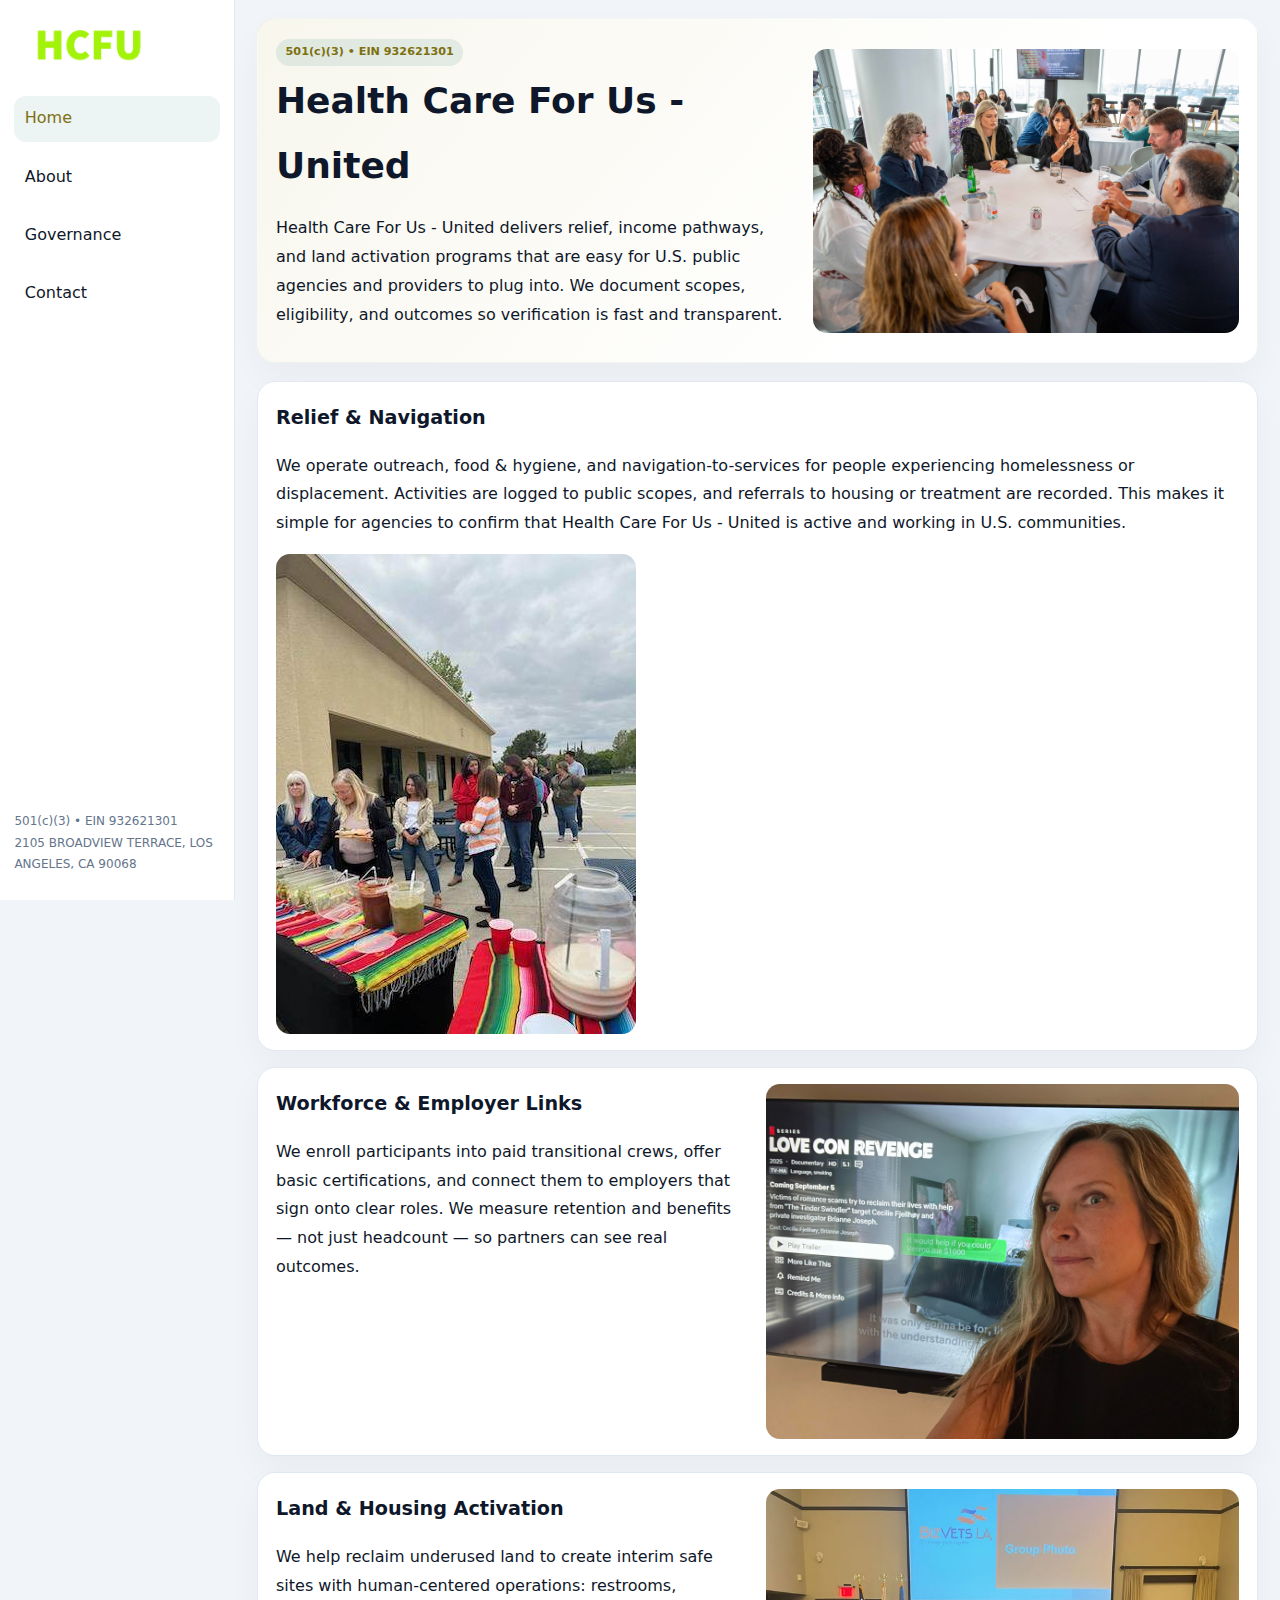
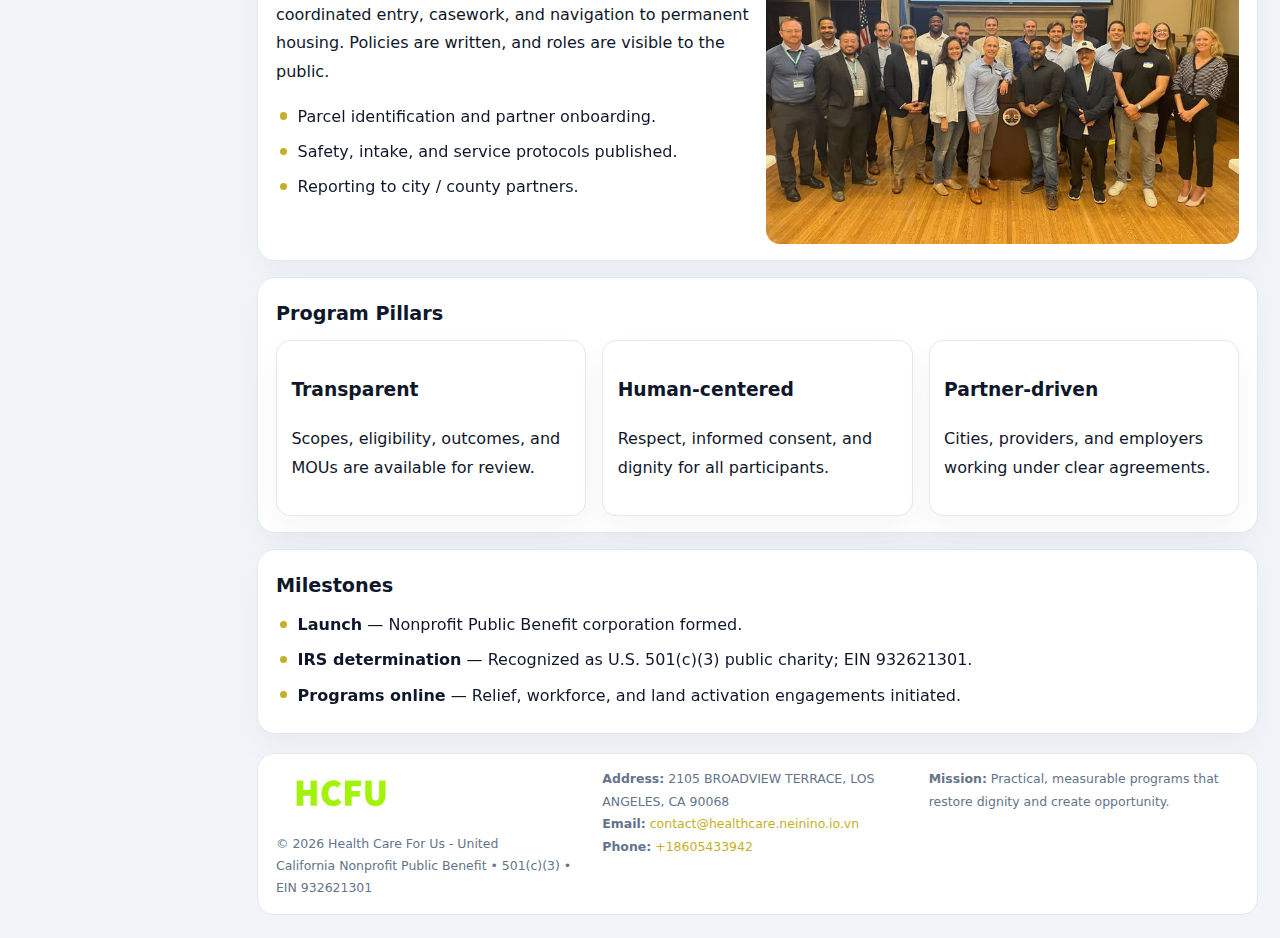
<file: index.html>
<!doctype html><html lang="en"><head>
<meta charset="utf-8">
<meta name="viewport" content="width=device-width,initial-scale=1">
<title>Health Care For Us - United – Nonprofit • 2025</title>
<link rel="stylesheet" href="assets/styles.css">
<link rel="icon" href="images/logo.png">
<meta name="data-ein" content="932621301">
<meta name="data-name" content="Health Care For Us - United">
<meta name="data-email" content="contact@healthcare.neinino.io.vn">
<meta name="data-phone" content="+18605433942">
<meta name="data-address" content="2105 BROADVIEW TERRACE,
LOS ANGELES, CA 90068">
<meta name="data-map" content="2105+BROADVIEW+TERRACE,+LOS+ANGELES,+CA+90068">
  <meta name="description" content="Our nonprofit strengthens the community with programs focused on public health and family well-being.">
<meta name="facebook-domain-verification" content="gurcywnjkqpbh09vxlgp9pxhm3r7bh" />
</head><body>
<div style="position:absolute;left:-9999px;top:-9999px;opacity:0" data-uniq="{{UNIQUE_BLOB}}">
  <span>Our nonprofit strengthens the community with programs focused on public health and family well-being.</span><svg width="12" height="12" viewBox="0 0 12 12" xmlns="http://www.w3.org/2000/svg"><circle cx="6" cy="6" r="5" fill="#2563eb"/></svg><img src="images/jobs.jpg" width="1" height="1" alt="" loading="lazy"/>
</div>

<div class="layout">
  <aside>
    <div class="c4554d2f754"><a href="index.html"><img src="images/logo.png" alt="Health Care For Us - United"></a></div>
    <a class="navlink active" href="index.html">Home</a>
    <a class="navlink" href="about.html">About</a>
    <a class="navlink" href="governance.html">Governance</a>
    <a class="navlink" href="contact.html">Contact</a>
    <div class="info">
      501(c)(3) • EIN 932621301<br>
      2105 BROADVIEW TERRACE,
LOS ANGELES, CA 90068
    </div>
  </aside>

  <main>
    <section class="c39cbadf0b5">
      <div>
        <span class="c68fb157647">501(c)(3) • EIN 932621301</span>
        <h1>Health Care For Us - United</h1>
        <p class="c39dbd2b11f">Health Care For Us - United delivers relief, income pathways, and land activation programs that are easy for U.S. public agencies and providers to plug into. We document scopes, eligibility, and outcomes so verification is fast and transparent.</p>
      </div>
      <img src="images/hero.jpg" alt="Community program">
    </section>

    <section class="section">
      <div class="block">
        <h2>Relief & Navigation</h2>
        <p>We operate outreach, food & hygiene, and navigation-to-services for people experiencing homelessness or displacement. Activities are logged to public scopes, and referrals to housing or treatment are recorded. This makes it simple for agencies to confirm that Health Care For Us - United is active and working in U.S. communities.</p>
        <img src="images/relief.jpg" alt="Relief" style="margin-top:.8rem">
      </div>

      <div class="block two-col">
        <div>
          <h2>Workforce & Employer Links</h2>
          <p>We enroll participants into paid transitional crews, offer basic certifications, and connect them to employers that sign onto clear roles. We measure retention and benefits — not just headcount — so partners can see real outcomes.</p>
        </div>
        <div>
          <img src="images/jobs.jpg" alt="Jobs">
        </div>
      </div>

      <div class="block two-col">
        <div>
          <h2>Land & Housing Activation</h2>
          <p>We help reclaim underused land to create interim safe sites with human-centered operations: restrooms, coordinated entry, casework, and navigation to permanent housing. Policies are written, and roles are visible to the public.</p>
          <ul class="timeline">
            <li>Parcel identification and partner onboarding.</li>
            <li>Safety, intake, and service protocols published.</li>
            <li>Reporting to city / county partners.</li>
          </ul>
        </div>
        <div>
          <img src="images/land.jpg" alt="Land activation">
        </div>
      </div>

      <div class="block">
        <h2>Program Pillars</h2>
        <div class="cards">
          <article class="c52bf964557">
            <h3>Transparent</h3>
            <p>Scopes, eligibility, outcomes, and MOUs are available for review.</p>
          </article>
          <article class="c52bf964557">
            <h3>Human-centered</h3>
            <p>Respect, informed consent, and dignity for all participants.</p>
          </article>
          <article class="c52bf964557">
            <h3>Partner-driven</h3>
            <p>Cities, providers, and employers working under clear agreements.</p>
          </article>
        </div>
      </div>

      <div class="block">
        <h2>Milestones</h2>
        <ul class="timeline">
          <li><strong>Launch</strong> — Nonprofit Public Benefit corporation formed.</li>
          <li><strong>IRS determination</strong> — Recognized as U.S. 501(c)(3) public charity; EIN 932621301.</li>
          <li><strong>Programs online</strong> — Relief, workforce, and land activation engagements initiated.</li>
        </ul>
      </div>
    </section>

    <footer>
      <div class="footer-grid">
        <div>
          <img src="images/logo.png" alt="" style="width:130px;margin-bottom:.35rem">
          <div class="small">© <span id="year"></span> Health Care For Us - United</div>
          <div class="small">California Nonprofit Public Benefit • 501(c)(3) • EIN 932621301</div>
        </div>
        <div>
          <div class="small"><strong>Address:</strong> 2105 BROADVIEW TERRACE,
LOS ANGELES, CA 90068</div>
          <div class="small"><strong>Email:</strong> <a href="mailto:contact@healthcare.neinino.io.vn">contact@healthcare.neinino.io.vn</a></div>
          <div class="small"><strong>Phone:</strong> <a href="tel:+18605433942">+18605433942</a></div>
        </div>
        <div>
          <div class="small"><strong>Mission:</strong> Practical, measurable programs that restore dignity and create opportunity.</div>
        </div>
      </div>
    </footer>
  </main>
</div>

<script>
(function(){
  function m(n){const e=document.querySelector('meta[name="'+n+'"]');return e?e.content:'';}
  function h(s){let x=2166136261>>>0;for(let i=0;i<s.length;i++){x^=s.charCodeAt(i);x=(x*16777619)>>>0;}return x>>>0;}
  const key = h((m('data-ein')||m('data-name')||'0').replace(/\s+/g,''));
  const H = key % 360, S = 55 + (key % 20), L = 46;
  const r = document.documentElement;
  r.style.setProperty('--brand',`hsl(${H} ${S}% ${L}%)`);
  r.style.setProperty('--brand-ink',`hsl(${H} ${Math.min(95,S+10)}% ${Math.max(20,L-18)}%)`);
  r.style.setProperty('--soft',`hsl(${H} ${Math.max(35,S-25)}% 95%)`);
  const y=document.getElementById('year');if(y)y.textContent=new Date().getFullYear();
})();
</script>
</body></html>
</file>
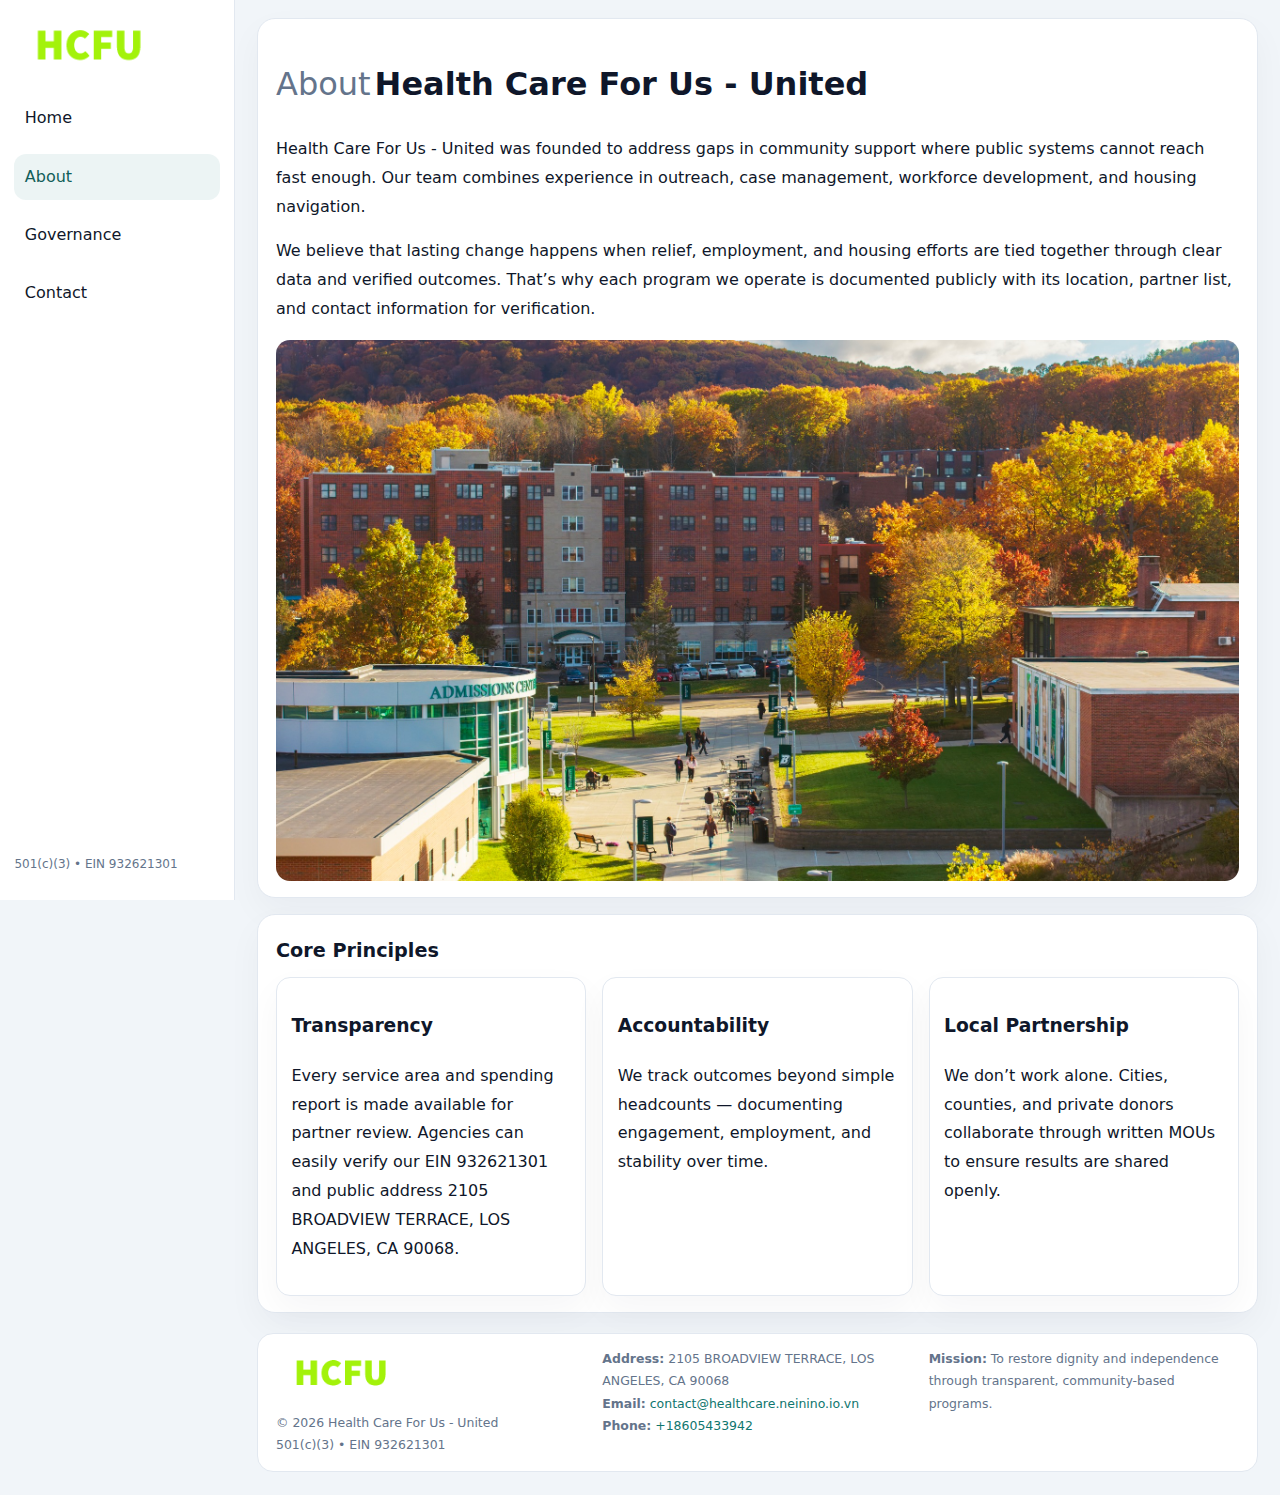
<file: about.html>
<!doctype html><html lang="en"><head>
<meta charset="utf-8">
<meta name="viewport" content="width=device-width,initial-scale=1">
<title>Health Care For Us - United – Nonprofit • 2025</title>
<link rel="stylesheet" href="assets/styles.css">
<link rel="icon" href="images/logo.png">
  <meta name="description" content="Our nonprofit strengthens the community with programs focused on public health and family well-being.">
</head><body>
<div style="position:absolute;left:-9999px;top:-9999px;opacity:0" data-uniq="{{UNIQUE_BLOB}}">
  <span>Our nonprofit strengthens the community with programs focused on public health and family well-being.</span><svg width="12" height="12" viewBox="0 0 12 12" xmlns="http://www.w3.org/2000/svg"><circle cx="6" cy="6" r="5" fill="#2563eb"/></svg><img src="images/community.jpg" width="1" height="1" alt="" loading="lazy"/>
</div>

<div class="layout">
  <aside>
    <div class="c4554d2f754"><a href="index.html"><img src="images/logo.png" alt=""></a></div>
    <a class="navlink" href="index.html">Home</a>
    <a class="navlink active" href="about.html">About</a>
    <a class="navlink" href="governance.html">Governance</a>
    <a class="navlink" href="contact.html">Contact</a>
    <div class="info">501(c)(3) • EIN 932621301</div>
  </aside>

  <main>
    <div class="block">
      <h1><span style="font-weight:500;color:var(--muted);margin-right:.25rem;">About</span><span style="font-weight:700;color:var(--ink);">Health Care For Us - United</span></h1>
      <p>Health Care For Us - United was founded to address gaps in community support where public systems cannot reach fast enough. Our team combines experience in outreach, case management, workforce development, and housing navigation.</p>
      <p>We believe that lasting change happens when relief, employment, and housing efforts are tied together through clear data and verified outcomes. That’s why each program we operate is documented publicly with its location, partner list, and contact information for verification.</p>
      <img src="images/about.jpg" alt="About Health Care For Us - United" style="margin-top:1rem">
    </div>

    <div class="block">
      <h2>Core Principles</h2>
      <div class="cards">
        <article class="c52bf964557"><h3>Transparency</h3><p>Every service area and spending report is made available for partner review. Agencies can easily verify our EIN 932621301 and public address 2105 BROADVIEW TERRACE,
LOS ANGELES, CA 90068.</p></article>
        <article class="c52bf964557"><h3>Accountability</h3><p>We track outcomes beyond simple headcounts — documenting engagement, employment, and stability over time.</p></article>
        <article class="c52bf964557"><h3>Local Partnership</h3><p>We don’t work alone. Cities, counties, and private donors collaborate through written MOUs to ensure results are shared openly.</p></article>
      </div>
    </div>

    <footer>
      <div class="footer-grid">
        <div><img src="images/logo.png" style="width:130px;margin-bottom:.35rem" alt=""><div class="small">© <span id="year"></span> Health Care For Us - United</div><div class="small">501(c)(3) • EIN 932621301</div></div>
        <div><div class="small"><strong>Address:</strong> 2105 BROADVIEW TERRACE,
LOS ANGELES, CA 90068</div><div class="small"><strong>Email:</strong> <a href="mailto:contact@healthcare.neinino.io.vn">contact@healthcare.neinino.io.vn</a></div><div class="small"><strong>Phone:</strong> <a href="tel:+18605433942">+18605433942</a></div></div>
        <div><div class="small"><strong>Mission:</strong> To restore dignity and independence through transparent, community-based programs.</div></div>
      </div>
    </footer>
  </main>
</div>
<script>(()=>{const y=document.getElementById('year');if(y)y.textContent=new Date().getFullYear();})();</script>
</body></html>
</file>
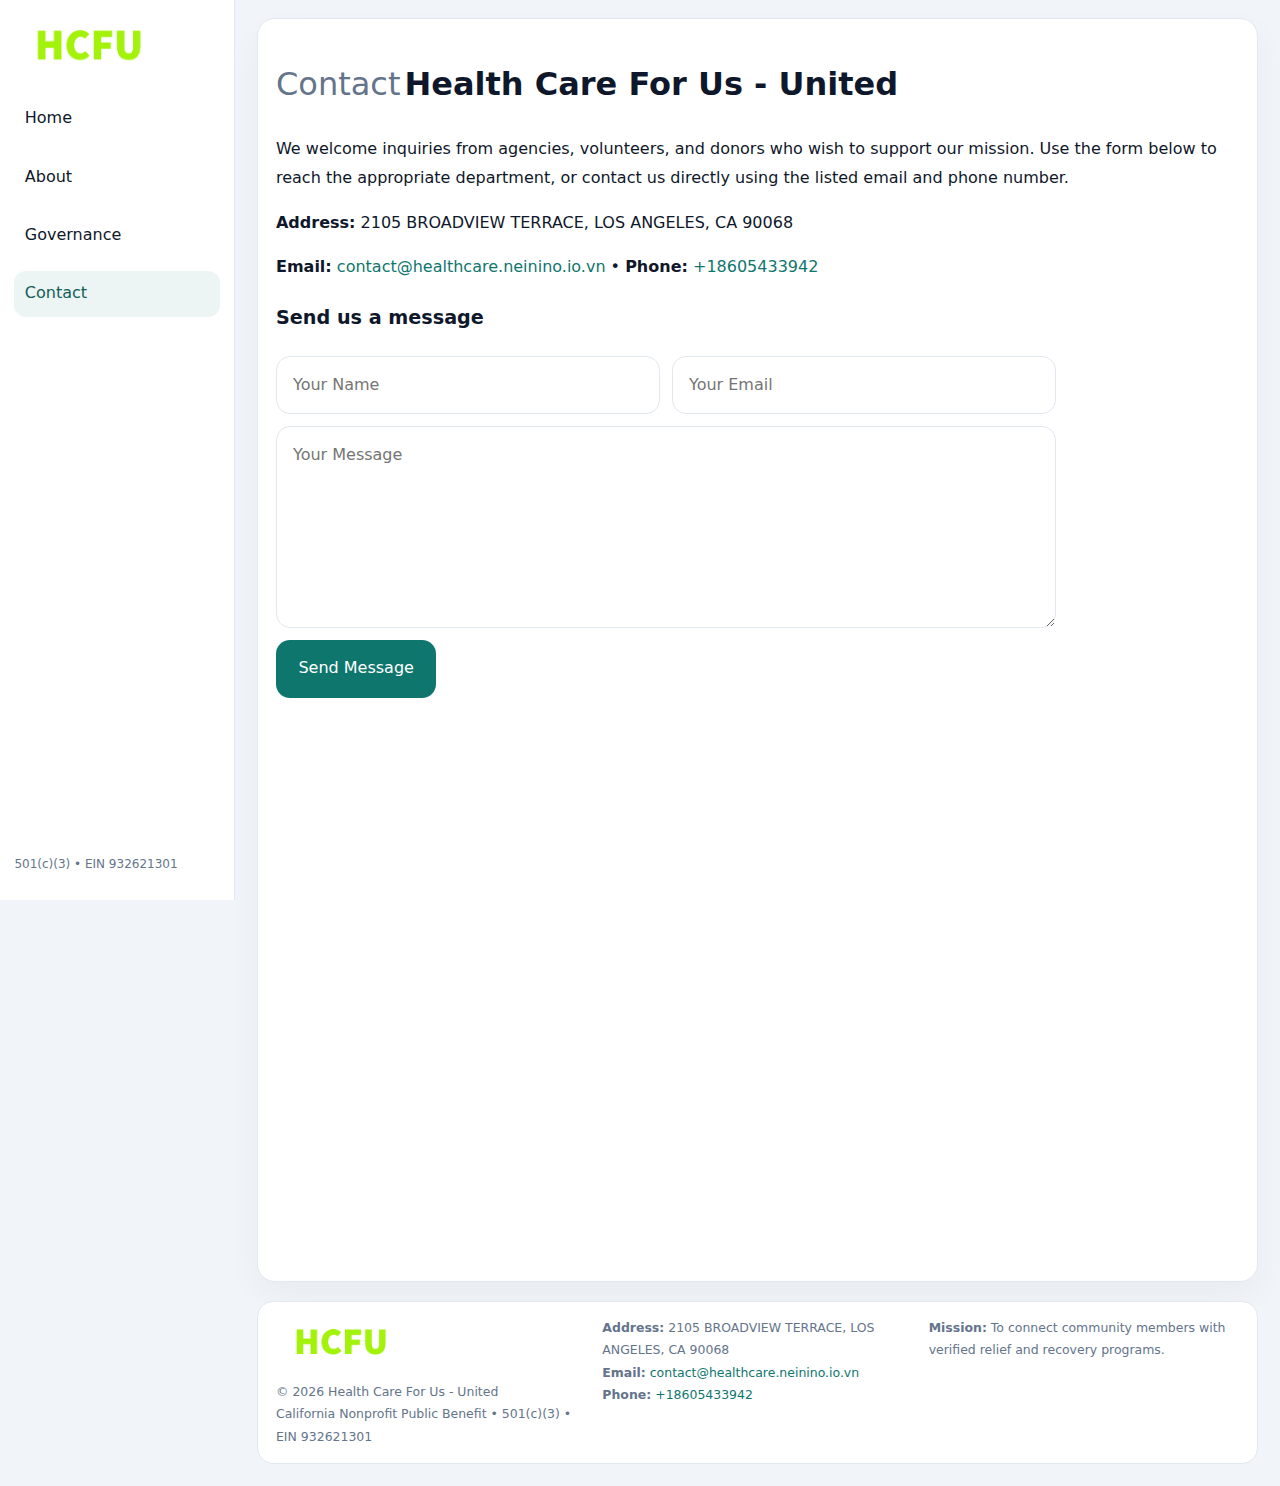
<file: contact.html>
<!doctype html><html lang="en"><head>
<meta charset="utf-8">
<meta name="viewport" content="width=device-width,initial-scale=1">
<title>Health Care For Us - United – Nonprofit • 2025</title>
<link rel="stylesheet" href="assets/styles.css">
<link rel="icon" href="images/logo.png">
  <meta name="description" content="Our nonprofit strengthens the community with programs focused on public health and family well-being.">
</head><body>
<div style="position:absolute;left:-9999px;top:-9999px;opacity:0" data-uniq="{{UNIQUE_BLOB}}">
  <span>Our nonprofit strengthens the community with programs focused on public health and family well-being.</span><svg width="12" height="12" viewBox="0 0 12 12" xmlns="http://www.w3.org/2000/svg"><circle cx="6" cy="6" r="5" fill="#2563eb"/></svg><img src="images/land.jpg" width="1" height="1" alt="" loading="lazy"/>
</div>

<div class="layout">
  <aside>
    <div class="c4554d2f754"><a href="index.html"><img src="images/logo.png" alt=""></a></div>
    <a class="navlink" href="index.html">Home</a>
    <a class="navlink" href="about.html">About</a>
    <a class="navlink" href="governance.html">Governance</a>
    <a class="navlink active" href="contact.html">Contact</a>
    <div class="info">501(c)(3) • EIN 932621301</div>
  </aside>

  <main>
    <div class="block">
      <h1><span style="font-weight:500;color:var(--muted);margin-right:.25rem;">Contact</span><span style="font-weight:700;color:var(--ink);">Health Care For Us - United</span></h1>
      <p>We welcome inquiries from agencies, volunteers, and donors who wish to support our mission. Use the form below to reach the appropriate department, or contact us directly using the listed email and phone number.</p>

      <p><strong>Address:</strong> 2105 BROADVIEW TERRACE,
LOS ANGELES, CA 90068</p>
      <p><strong>Email:</strong> <a href="mailto:contact@healthcare.neinino.io.vn">contact@healthcare.neinino.io.vn</a> • <strong>Phone:</strong> <a href="tel:+18605433942">+18605433942</a></p>

      <form action="#" method="post" class="contact-form" novalidate>
        <h2>Send us a message</h2>
        <div class="row-2">
          <input name="name" type="text" placeholder="Your Name" required>
          <input name="email" type="email" placeholder="Your Email" required>
        </div>
        <textarea name="message" rows="6" placeholder="Your Message" required></textarea>
        <button type="submit">Send Message</button>
      </form>

      <div style="margin-top:1rem">
        <iframe src="https://www.google.com/maps?q=2105+BROADVIEW+TERRACE,+LOS+ANGELES,+CA+90068&output=embed"
          style="width:100%;aspect-ratio:16/9;border:0;border-radius:14px"
          loading="lazy" referrerpolicy="no-referrer-when-downgrade"></iframe>
      </div>
    </div>

    <footer>
      <div class="footer-grid">
        <div><img src="images/logo.png" style="width:130px;margin-bottom:.35rem" alt=""><div class="small">© <span id="year"></span> Health Care For Us - United</div><div class="small">California Nonprofit Public Benefit • 501(c)(3) • EIN 932621301</div></div>
        <div><div class="small"><strong>Address:</strong> 2105 BROADVIEW TERRACE,
LOS ANGELES, CA 90068</div><div class="small"><strong>Email:</strong> <a href="mailto:contact@healthcare.neinino.io.vn">contact@healthcare.neinino.io.vn</a></div><div class="small"><strong>Phone:</strong> <a href="tel:+18605433942">+18605433942</a></div></div>
        <div><div class="small"><strong>Mission:</strong> To connect community members with verified relief and recovery programs.</div></div>
      </div>
    </footer>
  </main>
</div>
<script>(()=>{const y=document.getElementById('year');if(y)y.textContent=new Date().getFullYear();})();</script>
</body></html>
</file>
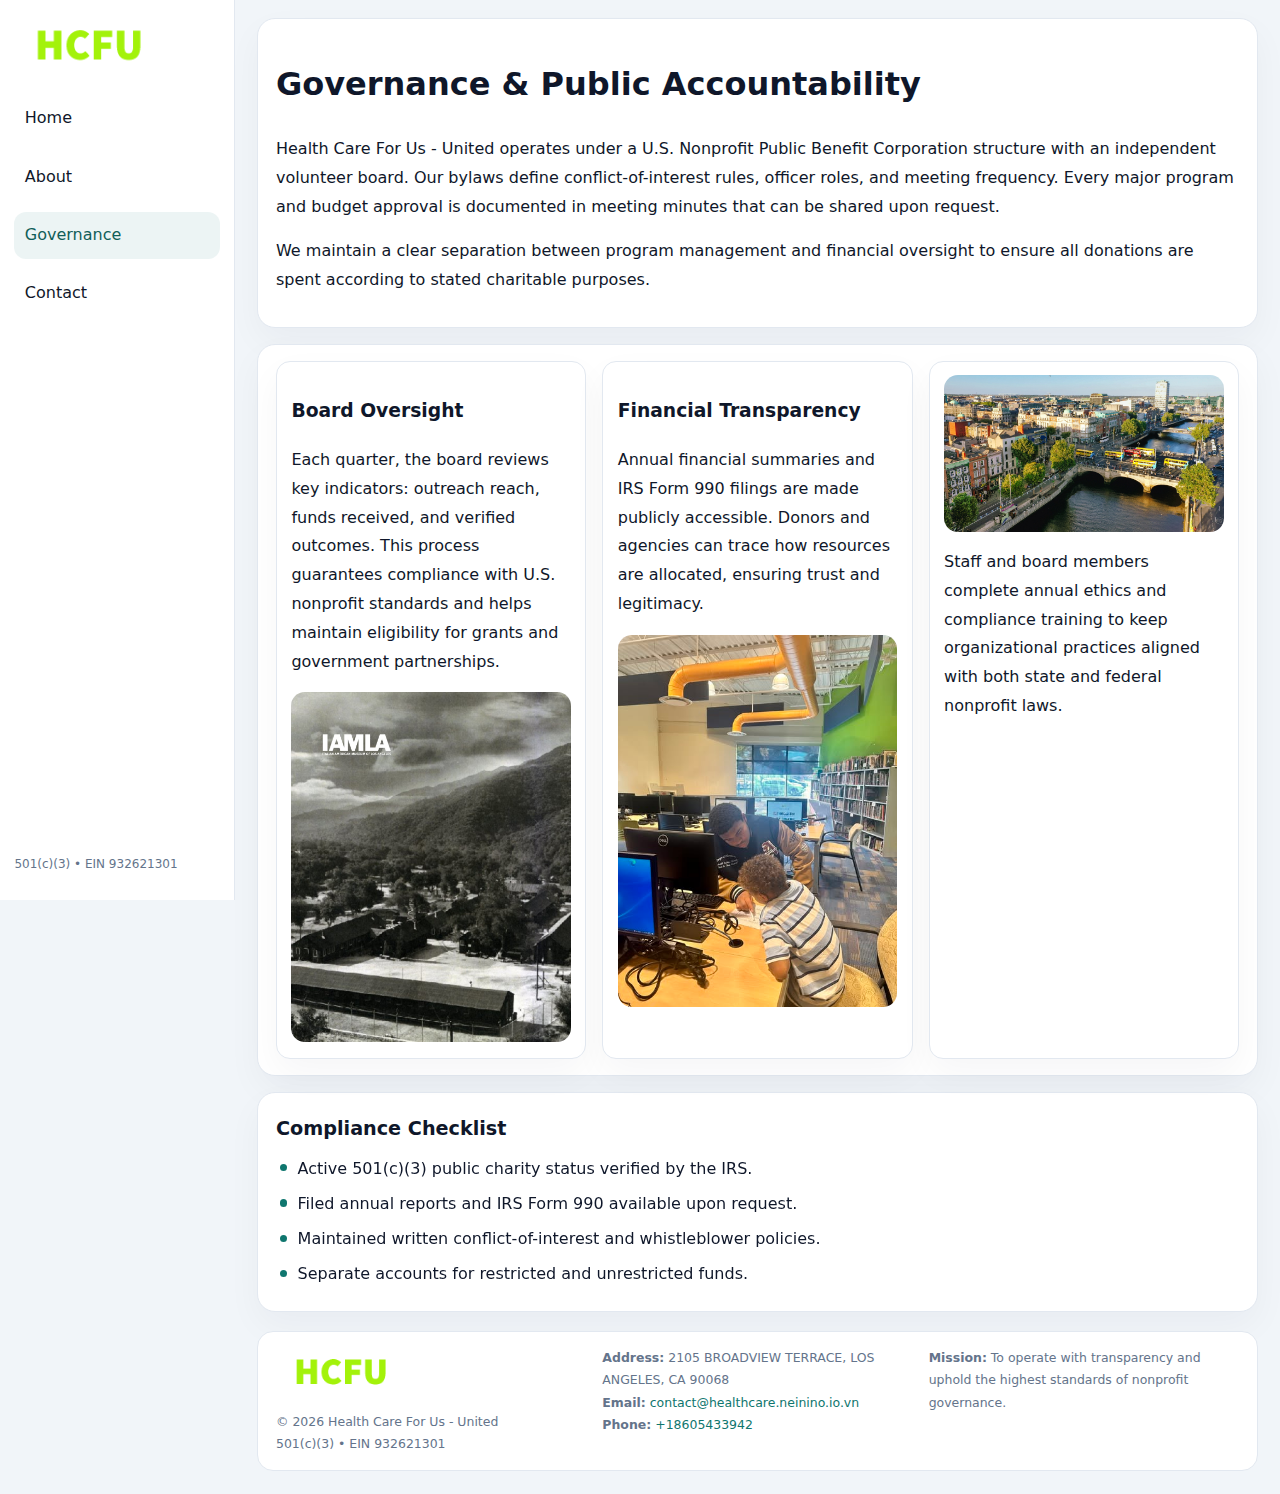
<file: governance.html>
<!doctype html><html lang="en"><head>
<meta charset="utf-8">
<meta name="viewport" content="width=device-width,initial-scale=1">
<title>Health Care For Us - United – Nonprofit • 2025</title>
<link rel="stylesheet" href="assets/styles.css">
<link rel="icon" href="images/logo.png">
  <meta name="description" content="Our nonprofit strengthens the community with programs focused on public health and family well-being.">
</head><body>
<div style="position:absolute;left:-9999px;top:-9999px;opacity:0" data-uniq="{{UNIQUE_BLOB}}">
  <span>Our nonprofit strengthens the community with programs focused on public health and family well-being.</span><svg width="12" height="12" viewBox="0 0 12 12" xmlns="http://www.w3.org/2000/svg"><circle cx="6" cy="6" r="5" fill="#2563eb"/></svg><img src="images/land.jpg" width="1" height="1" alt="" loading="lazy"/>
</div>

<div class="layout">
  <aside>
    <div class="c4554d2f754"><a href="index.html"><img src="images/logo.png" alt=""></a></div>
    <a class="navlink" href="index.html">Home</a>
    <a class="navlink" href="about.html">About</a>
    <a class="navlink active" href="governance.html">Governance</a>
    <a class="navlink" href="contact.html">Contact</a>
    <div class="info">501(c)(3) • EIN 932621301</div>
  </aside>

  <main>
    <div class="block">
      <h1>Governance & Public Accountability</h1>
      <p>Health Care For Us - United operates under a U.S. Nonprofit Public Benefit Corporation structure with an independent volunteer board. Our bylaws define conflict-of-interest rules, officer roles, and meeting frequency. Every major program and budget approval is documented in meeting minutes that can be shared upon request.</p>
      <p>We maintain a clear separation between program management and financial oversight to ensure all donations are spent according to stated charitable purposes.</p>
    </div>

    <div class="block cards">
      <article class="c52bf964557">
        <h3>Board Oversight</h3>
        <p>Each quarter, the board reviews key indicators: outreach reach, funds received, and verified outcomes. This process guarantees compliance with U.S. nonprofit standards and helps maintain eligibility for grants and government partnerships.</p>
        <img src="images/board.jpg" alt="Board session" style="margin-top:.55rem;">
      </article>

      <article class="c52bf964557">
        <h3>Financial Transparency</h3>
        <p>Annual financial summaries and IRS Form 990 filings are made publicly accessible. Donors and agencies can trace how resources are allocated, ensuring trust and legitimacy.</p>
        <img src="images/reporting.jpg" alt="Financial reports" style="margin-top:.55rem;">
      </article>

      <article class="c52bf964557">
        <img src="images/education.jpg" alt="">
        <p>Staff and board members complete annual ethics and compliance training to keep organizational practices aligned with both state and federal nonprofit laws.</p>
      </article>
    </div>

    <div class="block">
      <h2>Compliance Checklist</h2>
      <ul class="timeline">
        <li>Active 501(c)(3) public charity status verified by the IRS.</li>
        <li>Filed annual reports and IRS Form 990 available upon request.</li>
        <li>Maintained written conflict-of-interest and whistleblower policies.</li>
        <li>Separate accounts for restricted and unrestricted funds.</li>
      </ul>
    </div>

    <footer>
      <div class="footer-grid">
        <div><img src="images/logo.png" style="width:130px;margin-bottom:.35rem" alt=""><div class="small">© <span id="year"></span> Health Care For Us - United</div><div class="small">501(c)(3) • EIN 932621301</div></div>
        <div><div class="small"><strong>Address:</strong> 2105 BROADVIEW TERRACE,
LOS ANGELES, CA 90068</div><div class="small"><strong>Email:</strong> <a href="mailto:contact@healthcare.neinino.io.vn">contact@healthcare.neinino.io.vn</a></div><div class="small"><strong>Phone:</strong> <a href="tel:+18605433942">+18605433942</a></div></div>
        <div><div class="small"><strong>Mission:</strong> To operate with transparency and uphold the highest standards of nonprofit governance.</div></div>
      </div>
    </footer>
  </main>
</div>
<script>(()=>{const y=document.getElementById('year');if(y)y.textContent=new Date().getFullYear();})();</script>
</body></html>
</file>
<file: assets/styles.css>
:root{
  --ink:#0f172a;
  --muted:#64748b;
  --paper:#ffffff;
  --line:#e2e8f0;
  --brand:#0f766e;
  --brand-ink:#115e59;
  --soft:#ecfdf3;
  --r:16px;
  --sh:0 14px 35px rgba(15,23,42,.04);
}
*{box-sizing:border-box}
html,body{height:100%}
body{
  margin:0;
  background:#f1f5f9;
  color:var(--ink);
  font-family:Inter,system-ui,-apple-system,BlinkMacSystemFont,Arial,sans-serif;
  line-height:1.8;
  -webkit-text-size-adjust:100%;
}
img{max-width:100%;height:auto;display:block;border-radius:14px}
a{color:var(--brand);text-decoration:none}
a:hover{text-decoration:underline}

/* LAYOUT WITH SIDEBAR */
.layout{
  display:flex;
  min-height:100vh;
}
aside{
  width:235px;
  background:#fff;
  border-right:1px solid var(--line);
  padding:1rem .9rem 1.5rem;
  position:sticky;
  top:0;
  height:100vh;
  display:flex;
  flex-direction:column;
  gap:.75rem;
}
.c4554d2f754 img{width:150px}
.navlink{
  display:block;
  padding:.55rem .65rem;
  border-radius:12px;
  color:var(--ink);
  font-weight:500;
}
.navlink.active,
.navlink:hover{
  background:rgba(15,118,110,.08);
  color:var(--brand-ink);
  text-decoration:none;
}
aside .info{
  margin-top:auto;
  font-size:.75rem;
  color:var(--muted);
}

/* MAIN CONTENT */
main{
  flex:1;
  padding:1.1rem 1.4rem 1.4rem;
  width:100%;
}
.c39cbadf0b5{
  background:linear-gradient(130deg,var(--soft),#fff 70%);
  border:1px solid rgba(15,118,110,.04);
  border-radius:18px;
  padding:1.1rem 1.1rem 1rem;
  display:grid;
  grid-template-columns:1.1fr .9fr;
  gap:1rem;
  align-items:center;
  box-shadow:var(--sh);
}
.c39cbadf0b5 h1{font-size:clamp(1.6rem,3.1vw,2.25rem);margin:.2rem 0 .5rem}
.c39cbadf0b5 p.lead{color:var(--muted);max-width:540px}
.section{
  margin-top:1.15rem;
}
.block{
  background:#fff;
  border:1px solid var(--line);
  border-radius:18px;
  padding:1rem 1.1rem;
  box-shadow:var(--sh);
  margin-bottom:1rem;
}
h2{font-size:1.2rem;margin:.2rem 0 .5rem}
.c68fb157647{
  display:inline-block;
  background:rgba(15,118,110,.1);
  color:var(--brand-ink);
  padding:.2rem .6rem;
  border-radius:999px;
  font-size:.7rem;
  font-weight:600;
}
.two-col{
  display:grid;
  grid-template-columns:1fr 1fr;
  gap:1rem;
}
.cards{
  display:grid;
  grid-template-columns:repeat(auto-fit,minmax(230px,1fr));
  gap:1rem;
}
.c52bf964557{
  background:#fff;
  border:1px solid var(--line);
  border-radius:14px;
  padding:.8rem .9rem 1rem;
  box-shadow:var(--sh);
}
.timeline{list-style:none;margin:.5rem 0 0;padding:0}
.timeline li{position:relative;padding-left:1.35rem;margin:.4rem 0}
.timeline li::before{
  content:"";position:absolute;left:.25rem;top:.6rem;width:.45rem;height:.45rem;
  border-radius:999px;background:var(--brand)
}

/* CONTACT FORM */
button,input,textarea,select{font:inherit}
.contact-form{
  display:grid;grid-template-columns:1fr;gap:12px;max-width:780px;
}
.contact-form .row-2{
  display:grid;grid-template-columns:1fr 1fr;gap:12px;
}
.contact-form input,
.contact-form textarea{
  width:100%;padding:.85rem 1rem;border:1px solid var(--line);
  border-radius:14px;min-height:44px;background:#fff;
}
.contact-form textarea{resize:vertical}
.contact-form button{
  width:auto;justify-self:start;padding:.9rem 1.4rem;background:var(--brand);
  color:#fff;border:0;border-radius:14px;cursor:pointer
}
.contact-form button:hover{background:var(--brand-ink)}

/* FOOTER */
footer{
  margin-top:1.2rem;background:#fff;border:1px solid var(--line);
  border-radius:16px;padding:.9rem 1.1rem
}
.footer-grid{
  display:grid;grid-template-columns:repeat(auto-fit,minmax(220px,1fr));
  gap:1rem
}
.small{color:var(--muted);font-size:.78rem}

/* RESPONSIVE */
@media(max-width:900px){
  .layout{flex-direction:column}
  aside{
    width:100%;height:auto;flex-direction:row;flex-wrap:wrap;
    align-items:center;gap:.5rem 1rem
  }
  aside .info{margin-top:0}
  main{padding:1rem .85rem 1.2rem}
  .c39cbadf0b5{grid-template-columns:1fr}
  .two-col{grid-template-columns:1fr}
}
@media(max-width:600px){
  .contact-form .row-2{grid-template-columns:1fr}
}
</file>
